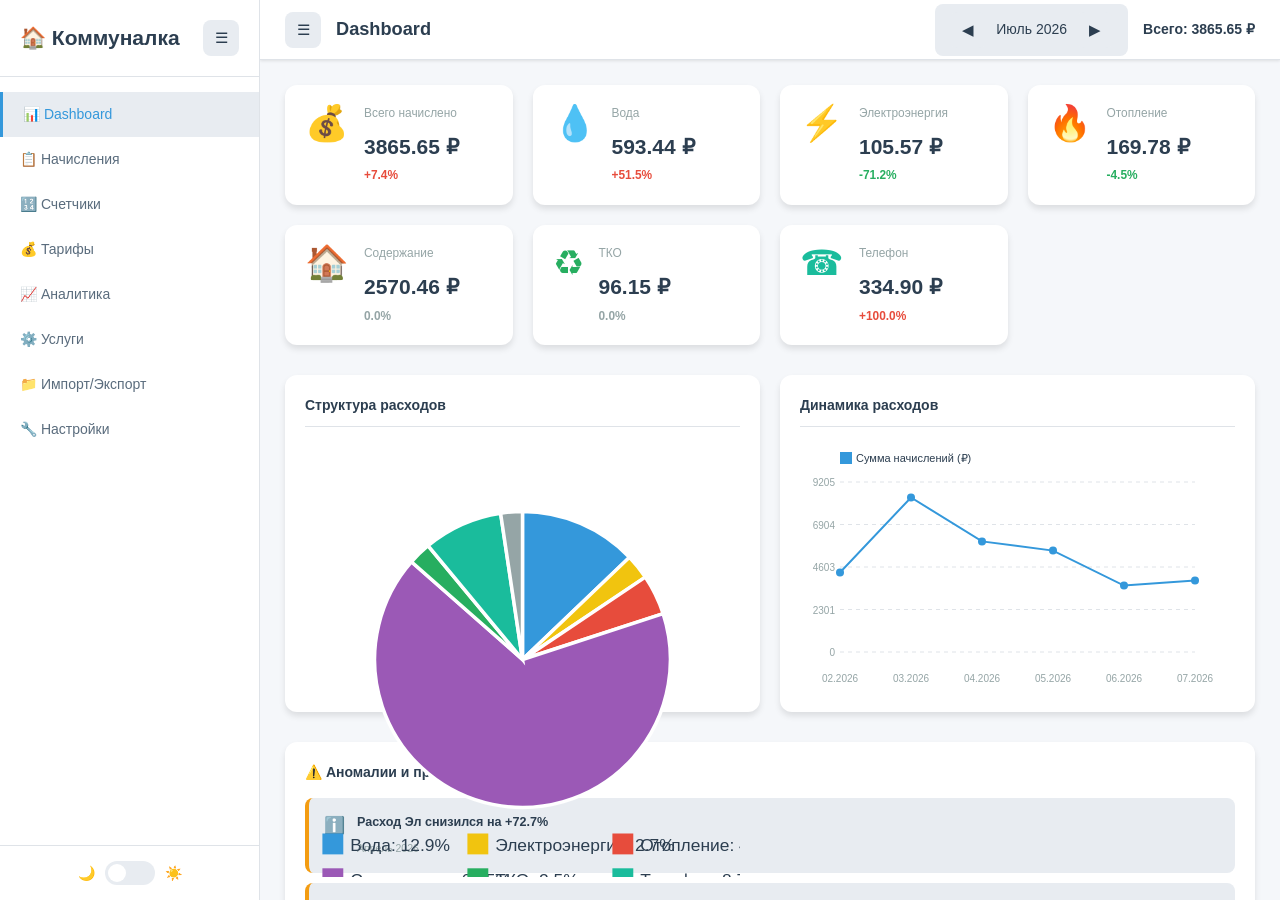
<file: index.html>
<!DOCTYPE html>
<html lang="ru">
<head>
    <meta charset="UTF-8">
    <meta name="viewport" content="width=device-width, initial-scale=1.0">
    <title>Коммуналка - Учет коммунальных расходов</title>
    <link rel="stylesheet" href="css/main.css">
    <link rel="stylesheet" href="css/dashboard.css">
    <link rel="stylesheet" href="css/tables.css">
    <link rel="stylesheet" href="css/forms.css">
    <link rel="stylesheet" href="css/responsive.css">
</head>
<body>
    <div id="app">
        <!-- Sidebar -->
        <aside class="sidebar" id="sidebar">
            <div class="sidebar-header">
                <h1>🏠 Коммуналка</h1>
                <button class="btn-icon sidebar-toggle" id="sidebarToggle" aria-label="Меню">☰</button>
            </div>
            <nav class="sidebar-nav">
                <a href="#dashboard" class="nav-item active" data-view="dashboard">📊 Dashboard</a>
                <a href="#accruals" class="nav-item" data-view="accruals">📋 Начисления</a>
                <a href="#meters" class="nav-item" data-view="meters">🔢 Счетчики</a>
                <a href="#tariffs" class="nav-item" data-view="tariffs">💰 Тарифы</a>
                <a href="#analytics" class="nav-item" data-view="analytics">📈 Аналитика</a>
                <a href="#services" class="nav-item" data-view="services">⚙️ Услуги</a>
                <a href="#import-export" class="nav-item" data-view="import-export">📁 Импорт/Экспорт</a>
                <a href="#settings" class="nav-item" data-view="settings">🔧 Настройки</a>
            </nav>
            <div class="sidebar-footer">
                <div class="theme-toggle">
                    <span>🌙</span>
                    <label class="switch">
                        <input type="checkbox" id="themeSwitch">
                        <span class="slider"></span>
                    </label>
                    <span>☀️</span>
                </div>
            </div>
        </aside>

        <!-- Main Content -->
        <main class="main-content">
            <!-- Header -->
            <header class="header">
                <div class="header-left">
                    <button class="btn-icon mobile-menu-btn" id="mobileMenuBtn">☰</button>
                    <h2 id="pageTitle">Dashboard</h2>
                </div>
                <div class="header-right">
                    <div class="month-selector">
                        <button class="btn-icon" id="prevMonth">◀</button>
                        <span id="currentMonthDisplay">Июль 2026</span>
                        <button class="btn-icon" id="nextMonth">▶</button>
                    </div>
                    <div class="total-display" id="totalDisplay">
                        Всего: <span>0 ₽</span>
                    </div>
                </div>
            </header>

            <!-- Views Container -->
            <div class="views-container" id="viewsContainer">
                <!-- Dashboard View -->
                <div class="view active" id="dashboardView">
                    <div class="dashboard-summary">
                        <div class="summary-card total">
                            <div class="summary-icon">💰</div>
                            <div class="summary-content">
                                <h3>Всего начислено</h3>
                                <p class="summary-value" id="dashTotalAmount">0 ₽</p>
                                <p class="summary-change" id="dashTotalChange">--</p>
                            </div>
                        </div>
                        <div class="summary-card water">
                            <div class="summary-icon">💧</div>
                            <div class="summary-content">
                                <h3>Вода</h3>
                                <p class="summary-value" id="dashWaterAmount">0 ₽</p>
                                <p class="summary-change" id="dashWaterChange">--</p>
                            </div>
                        </div>
                        <div class="summary-card electricity">
                            <div class="summary-icon">⚡</div>
                            <div class="summary-content">
                                <h3>Электроэнергия</h3>
                                <p class="summary-value" id="dashElectricityAmount">0 ₽</p>
                                <p class="summary-change" id="dashElectricityChange">--</p>
                            </div>
                        </div>
                        <div class="summary-card heating">
                            <div class="summary-icon">🔥</div>
                            <div class="summary-content">
                                <h3>Отопление</h3>
                                <p class="summary-value" id="dashHeatingAmount">0 ₽</p>
                                <p class="summary-change" id="dashHeatingChange">--</p>
                            </div>
                        </div>
                        <div class="summary-card maintenance">
                            <div class="summary-icon">🏠</div>
                            <div class="summary-content">
                                <h3>Содержание</h3>
                                <p class="summary-value" id="dashMaintenanceAmount">0 ₽</p>
                                <p class="summary-change" id="dashMaintenanceChange">--</p>
                            </div>
                        </div>
                        <div class="summary-card waste">
                            <div class="summary-icon">♻</div>
                            <div class="summary-content">
                                <h3>ТКО</h3>
                                <p class="summary-value" id="dashWasteAmount">0 ₽</p>
                                <p class="summary-change" id="dashWasteChange">--</p>
                            </div>
                        </div>
                        <div class="summary-card phone">
                            <div class="summary-icon">☎</div>
                            <div class="summary-content">
                                <h3>Телефон</h3>
                                <p class="summary-value" id="dashPhoneAmount">0 ₽</p>
                                <p class="summary-change" id="dashPhoneChange">--</p>
                            </div>
                        </div>
                    </div>

                    <div class="dashboard-charts">
                        <div class="chart-card">
                            <h3>Структура расходов</h3>
                            <div class="chart-container" id="structureChart"></div>
                        </div>
                        <div class="chart-card">
                            <h3>Динамика расходов</h3>
                            <div class="chart-container" id="trendChart"></div>
                        </div>
                    </div>

                    <div class="alerts-section" id="alertsSection">
                        <h3>⚠️ Аномалии и предупреждения</h3>
                        <div class="alerts-list" id="alertsList"></div>
                    </div>
                </div>

                <!-- Accruals View -->
                <div class="view" id="accrualsView">
                    <div class="table-controls">
                        <button class="btn btn-primary" id="addAccrualBtn">+ Добавить начисление</button>
                        <button class="btn" id="copyPreviousMonthBtn">Копировать предыдущий месяц</button>
                        <select id="accrualMonthSelect" class="form-select"></select>
                    </div>
                    <div class="table-wrapper">
                        <table class="data-table" id="accrualsTable">
                            <thead>
                                <tr>
                                    <th class="service-col">Услуга</th>
                                    <th>Ед.</th>
                                    <th class="month-col">02.2026</th>
                                    <th class="month-col">03.2026</th>
                                    <th class="month-col">04.2026</th>
                                    <th class="month-col">05.2026</th>
                                    <th class="month-col">06.2026</th>
                                    <th class="month-col">07.2026</th>
                                    <th class="total-col">Итого</th>
                                </tr>
                            </thead>
                            <tbody id="accrualsTableBody"></tbody>
                        </table>
                    </div>
                </div>

                <!-- Meters View -->
                <div class="view" id="metersView">
                    <div class="table-controls">
                        <button class="btn btn-primary" id="addMeterBtn">+ Добавить счетчик</button>
                        <button class="btn btn-primary" id="addReadingBtn">+ Внести показания</button>
                    </div>
                    <div class="table-wrapper">
                        <table class="data-table" id="metersTable">
                            <thead>
                                <tr>
                                    <th>Счетчик</th>
                                    <th>Тип</th>
                                    <th>Ед.</th>
                                    <th>Серийный №</th>
                                    <th>Статус</th>
                                </tr>
                            </thead>
                            <tbody id="metersTableBody"></tbody>
                        </table>
                    </div>
                    <div class="readings-section">
                        <h3>Показания по месяцам</h3>
                        <div class="table-wrapper">
                            <table class="data-table" id="readingsTable">
                                <thead>
                                    <tr id="readingsHeaderRow">
                                        <th>Счетчик</th>
                                        <th>Ед.</th>
                                    </tr>
                                </thead>
                                <tbody id="readingsTableBody"></tbody>
                            </table>
                        </div>
                    </div>
                </div>

                <!-- Tariffs View -->
                <div class="view" id="tariffsView">
                    <div class="table-controls">
                        <button class="btn btn-primary" id="addTariffBtn">+ Добавить тариф</button>
                    </div>
                    <div class="table-wrapper">
                        <table class="data-table" id="tariffsTable">
                            <thead>
                                <tr>
                                    <th>Услуга</th>
                                    <th>Тариф</th>
                                    <th>Единица</th>
                                    <th>Действует с</th>
                                    <th>Действует по</th>
                                    <th>Действия</th>
                                </tr>
                            </thead>
                            <tbody id="tariffsTableBody"></tbody>
                        </table>
                    </div>
                </div>

                <!-- Analytics View -->
                <div class="view" id="analyticsView">
                    <div class="analytics-filters">
                        <label>Период:
                            <select id="analyticsPeriodSelect">
                                <option value="6">Последние 6 месяцев</option>
                                <option value="12">Последние 12 месяцев</option>
                                <option value="all">Все данные</option>
                            </select>
                        </label>
                    </div>
                    <div class="charts-grid">
                        <div class="chart-card full-width">
                            <h3>Расход воды (м³)</h3>
                            <div class="chart-container" id="waterConsumptionChart"></div>
                        </div>
                        <div class="chart-card">
                            <h3>Электроэнергия (кВт·ч)</h3>
                            <div class="chart-container" id="electricityConsumptionChart"></div>
                        </div>
                        <div class="chart-card">
                            <h3>Сумма начислений (₽)</h3>
                            <div class="chart-container" id="amountTrendChart"></div>
                        </div>
                        <div class="chart-card">
                            <h3>Структура расходов</h3>
                            <div class="chart-container" id="categoryPieChart"></div>
                        </div>
                        <div class="chart-card">
                            <h3>Сравнение расчет/факт</h3>
                            <div class="chart-container" id="comparisonChart"></div>
                        </div>
                    </div>
                </div>

                <!-- Services View -->
                <div class="view" id="servicesView">
                    <div class="table-controls">
                        <button class="btn btn-primary" id="addServiceBtn">+ Добавить услугу</button>
                    </div>
                    <div class="table-wrapper">
                        <table class="data-table" id="servicesTable">
                            <thead>
                                <tr>
                                    <th>Название</th>
                                    <th>Краткое</th>
                                    <th>Категория</th>
                                    <th>Ед.</th>
                                    <th>Счетчик</th>
                                    <th>Активна</th>
                                    <th>Действия</th>
                                </tr>
                            </thead>
                            <tbody id="servicesTableBody"></tbody>
                        </table>
                    </div>
                </div>

                <!-- Import/Export View -->
                <div class="view" id="importExportView">
                    <div class="import-export-grid">
                        <div class="ie-card">
                            <h3>📥 Импорт данных</h3>
                            <p>Загрузите данные из JSON или CSV файла</p>
                            <div class="file-input-wrapper">
                                <input type="file" id="importFile" accept=".json,.csv">
                                <button class="btn btn-primary" id="importBtn">Импортировать</button>
                            </div>
                            <div id="importPreview" class="import-preview"></div>
                        </div>
                        <div class="ie-card">
                            <h3>📤 Экспорт данных</h3>
                            <p>Сохраните данные в файл</p>
                            <div class="export-buttons">
                                <button class="btn" id="exportJsonBtn">Экспорт в JSON</button>
                                <button class="btn" id="exportCsvBtn">Экспорт в CSV</button>
                                <button class="btn" id="exportReportBtn">Экспорт отчета</button>
                            </div>
                        </div>
                        <div class="ie-card">
                            <h3>🗑️ Демонстрационные данные</h3>
                            <p>Управление тестовыми данными</p>
                            <button class="btn btn-danger" id="loadDemoDataBtn">Загрузить демо-данные</button>
                            <button class="btn btn-danger" id="clearDemoDataBtn">Очистить демо-данные</button>
                        </div>
                    </div>
                </div>

                <!-- Settings View -->
                <div class="view" id="settingsView">
                    <div class="settings-section">
                        <h3>Общие настройки</h3>
                        <div class="form-group">
                            <label>Тема оформления:</label>
                            <select id="themeSelect" class="form-select">
                                <option value="light">Светлая</option>
                                <option value="dark">Темная</option>
                                <option value="auto">Авто</option>
                            </select>
                        </div>
                        <div class="form-group">
                            <label>Валюта:</label>
                            <select id="currencySelect" class="form-select">
                                <option value="RUB">₽ (Рубли)</option>
                                <option value="USD">$ (Доллары)</option>
                                <option value="EUR">€ (Евро)</option>
                            </select>
                        </div>
                        <div class="form-group">
                            <label>Точность отображения:</label>
                            <div class="precision-settings">
                                <label>Деньги: <input type="number" id="moneyPrecision" value="2" min="0" max="4"></label>
                                <label>Объем (м³): <input type="number" id="volumePrecision" value="3" min="0" max="6"></label>
                                <label>Энергия (кВт·ч): <input type="number" id="energyPrecision" value="2" min="0" max="4"></label>
                            </div>
                        </div>
                        <button class="btn btn-primary" id="saveSettingsBtn">Сохранить настройки</button>
                    </div>
                    <div class="settings-section">
                        <h3>Управление данными</h3>
                        <button class="btn btn-danger" id="clearAllDataBtn">Очистить все данные</button>
                        <button class="btn" id="backupDataBtn">Создать резервную копию</button>
                    </div>
                </div>
            </div>
        </main>
    </div>

    <!-- Modal Template -->
    <div class="modal-overlay" id="modalOverlay">
        <div class="modal" id="modal">
            <div class="modal-header">
                <h3 id="modalTitle">Заголовок</h3>
                <button class="btn-icon modal-close" id="modalClose">×</button>
            </div>
            <div class="modal-body" id="modalBody">
                <!-- Dynamic content -->
            </div>
            <div class="modal-footer" id="modalFooter">
                <!-- Dynamic buttons -->
            </div>
        </div>
    </div>

    <!-- Toast Notifications -->
    <div class="toast-container" id="toastContainer"></div>

    <!-- Scripts -->
    <script src="js/utils.js"></script>
    <script src="js/db.js"></script>
    <script src="js/models.js"></script>
    <script src="js/calculations.js"></script>
    <script src="js/services.js"></script>
    <script src="js/meters.js"></script>
    <script src="js/tariffs.js"></script>
    <script src="js/accruals.js"></script>
    <script src="js/analytics.js"></script>
    <script src="js/import-export.js"></script>
    <script src="js/ui.js"></script>
    <script src="js/dashboard.js"></script>
    <script src="js/app.js"></script>
</body>
</html>
</file>
<file: css/main.css>
/* ============================================
   Main CSS - Core Styles and Variables
   ============================================ */

:root {
    /* Light Theme Colors */
    --bg-primary: #f5f7fa;
    --bg-secondary: #ffffff;
    --bg-tertiary: #e8ecf1;
    --text-primary: #2c3e50;
    --text-secondary: #5a6c7d;
    --text-muted: #95a5a6;
    --border-color: #dfe3e8;
    --accent-primary: #3498db;
    --accent-secondary: #2980b9;
    --success: #27ae60;
    --warning: #f39c12;
    --danger: #e74c3c;
    --info: #1abc9c;
    --shadow-sm: 0 1px 3px rgba(0,0,0,0.1);
    --shadow-md: 0 4px 6px rgba(0,0,0,0.1);
    --shadow-lg: 0 10px 15px rgba(0,0,0,0.1);
    --radius-sm: 4px;
    --radius-md: 8px;
    --radius-lg: 12px;
    --sidebar-width: 260px;
    --header-height: 60px;
    --transition-speed: 0.3s;
}

[data-theme="dark"] {
    --bg-primary: #1a1a2e;
    --bg-secondary: #16213e;
    --bg-tertiary: #0f3460;
    --text-primary: #e8e8e8;
    --text-secondary: #b0b0b0;
    --text-muted: #6c757d;
    --border-color: #2d3748;
    --accent-primary: #4fc3f7;
    --accent-secondary: #29b6f6;
    --shadow-sm: 0 1px 3px rgba(0,0,0,0.3);
    --shadow-md: 0 4px 6px rgba(0,0,0,0.3);
    --shadow-lg: 0 10px 15px rgba(0,0,0,0.3);
}

/* Reset & Base */
* {
    margin: 0;
    padding: 0;
    box-sizing: border-box;
}

html, body {
    height: 100%;
    font-family: -apple-system, BlinkMacSystemFont, 'Segoe UI', Roboto, Oxygen, Ubuntu, Cantarell, sans-serif;
    font-size: 14px;
    line-height: 1.5;
    color: var(--text-primary);
    background-color: var(--bg-primary);
    transition: background-color var(--transition-speed), color var(--transition-speed);
}

#app {
    display: flex;
    height: 100vh;
    overflow: hidden;
}

/* Sidebar */
.sidebar {
    width: var(--sidebar-width);
    background: var(--bg-secondary);
    border-right: 1px solid var(--border-color);
    display: flex;
    flex-direction: column;
    transition: transform var(--transition-speed);
    z-index: 100;
}

.sidebar-header {
    padding: 20px;
    border-bottom: 1px solid var(--border-color);
    display: flex;
    align-items: center;
    justify-content: space-between;
}

.sidebar-header h1 {
    font-size: 1.5rem;
    color: var(--text-primary);
}

.sidebar-nav {
    flex: 1;
    padding: 15px 0;
    overflow-y: auto;
}

.nav-item {
    display: flex;
    align-items: center;
    padding: 12px 20px;
    color: var(--text-secondary);
    text-decoration: none;
    transition: all 0.2s;
    cursor: pointer;
}

.nav-item:hover {
    background: var(--bg-tertiary);
    color: var(--accent-primary);
}

.nav-item.active {
    background: var(--bg-tertiary);
    color: var(--accent-primary);
    border-left: 3px solid var(--accent-primary);
}

.sidebar-footer {
    padding: 15px 20px;
    border-top: 1px solid var(--border-color);
}

.theme-toggle {
    display: flex;
    align-items: center;
    gap: 10px;
    justify-content: center;
}

/* Main Content */
.main-content {
    flex: 1;
    display: flex;
    flex-direction: column;
    overflow: hidden;
}

/* Header */
.header {
    height: var(--header-height);
    background: var(--bg-secondary);
    border-bottom: 1px solid var(--border-color);
    display: flex;
    align-items: center;
    justify-content: space-between;
    padding: 0 25px;
    box-shadow: var(--shadow-sm);
}

.header-left, .header-right {
    display: flex;
    align-items: center;
    gap: 15px;
}

.header h2 {
    font-size: 1.3rem;
    color: var(--text-primary);
}

.month-selector {
    display: flex;
    align-items: center;
    gap: 10px;
    background: var(--bg-tertiary);
    padding: 8px 15px;
    border-radius: var(--radius-md);
}

.total-display {
    font-weight: 600;
    color: var(--text-primary);
}

/* Views Container */
.views-container {
    flex: 1;
    overflow-y: auto;
    padding: 25px;
}

.view {
    display: none;
    animation: fadeIn 0.3s ease;
}

.view.active {
    display: block;
}

@keyframes fadeIn {
    from { opacity: 0; transform: translateY(10px); }
    to { opacity: 1; transform: translateY(0); }
}

/* Buttons */
.btn {
    padding: 10px 20px;
    border: none;
    border-radius: var(--radius-md);
    cursor: pointer;
    font-size: 0.9rem;
    font-weight: 500;
    transition: all 0.2s;
    background: var(--bg-tertiary);
    color: var(--text-primary);
}

.btn:hover {
    transform: translateY(-1px);
    box-shadow: var(--shadow-sm);
}

.btn-primary {
    background: var(--accent-primary);
    color: white;
}

.btn-primary:hover {
    background: var(--accent-secondary);
}

.btn-danger {
    background: var(--danger);
    color: white;
}

.btn-icon {
    width: 36px;
    height: 36px;
    border: none;
    border-radius: var(--radius-md);
    background: var(--bg-tertiary);
    color: var(--text-primary);
    cursor: pointer;
    display: flex;
    align-items: center;
    justify-content: center;
    font-size: 1.1rem;
    transition: all 0.2s;
}

.btn-icon:hover {
    background: var(--accent-primary);
    color: white;
}

/* Switch Toggle */
.switch {
    position: relative;
    display: inline-block;
    width: 50px;
    height: 24px;
}

.switch input {
    opacity: 0;
    width: 0;
    height: 0;
}

.slider {
    position: absolute;
    cursor: pointer;
    top: 0;
    left: 0;
    right: 0;
    bottom: 0;
    background-color: var(--bg-tertiary);
    transition: 0.4s;
    border-radius: 24px;
}

.slider:before {
    position: absolute;
    content: "";
    height: 18px;
    width: 18px;
    left: 3px;
    bottom: 3px;
    background-color: white;
    transition: 0.4s;
    border-radius: 50%;
}

input:checked + .slider {
    background-color: var(--accent-primary);
}

input:checked + .slider:before {
    transform: translateX(26px);
}

/* Modal */
.modal-overlay {
    position: fixed;
    top: 0;
    left: 0;
    right: 0;
    bottom: 0;
    background: rgba(0, 0, 0, 0.5);
    display: none;
    align-items: center;
    justify-content: center;
    z-index: 1000;
}

.modal-overlay.active {
    display: flex;
}

.modal {
    background: var(--bg-secondary);
    border-radius: var(--radius-lg);
    max-width: 600px;
    width: 90%;
    max-height: 90vh;
    overflow-y: auto;
    box-shadow: var(--shadow-lg);
}

.modal-header {
    padding: 20px;
    border-bottom: 1px solid var(--border-color);
    display: flex;
    justify-content: space-between;
    align-items: center;
}

.modal-body {
    padding: 20px;
}

.modal-footer {
    padding: 20px;
    border-top: 1px solid var(--border-color);
    display: flex;
    justify-content: flex-end;
    gap: 10px;
}

/* Toast Notifications */
.toast-container {
    position: fixed;
    top: 20px;
    right: 20px;
    z-index: 1100;
    display: flex;
    flex-direction: column;
    gap: 10px;
}

.toast {
    padding: 15px 20px;
    background: var(--bg-secondary);
    border-radius: var(--radius-md);
    box-shadow: var(--shadow-lg);
    border-left: 4px solid var(--accent-primary);
    animation: slideIn 0.3s ease;
    min-width: 300px;
}

.toast.success { border-left-color: var(--success); }
.toast.warning { border-left-color: var(--warning); }
.toast.error { border-left-color: var(--danger); }

@keyframes slideIn {
    from { transform: translateX(100%); opacity: 0; }
    to { transform: translateX(0); opacity: 1; }
}

/* Scrollbar Styling */
::-webkit-scrollbar {
    width: 8px;
    height: 8px;
}

::-webkit-scrollbar-track {
    background: var(--bg-tertiary);
}

::-webkit-scrollbar-thumb {
    background: var(--text-muted);
    border-radius: 4px;
}

::-webkit-scrollbar-thumb:hover {
    background: var(--text-secondary);
}

/* Loading State */
.loading {
    position: relative;
    pointer-events: none;
}

.loading::after {
    content: '';
    position: absolute;
    top: 50%;
    left: 50%;
    width: 40px;
    height: 40px;
    margin: -20px 0 0 -20px;
    border: 3px solid var(--border-color);
    border-top-color: var(--accent-primary);
    border-radius: 50%;
    animation: spin 1s linear infinite;
}

@keyframes spin {
    to { transform: rotate(360deg); }
}

/* Empty State */
.empty-state {
    text-align: center;
    padding: 60px 20px;
    color: var(--text-muted);
}

.empty-state-icon {
    font-size: 4rem;
    margin-bottom: 20px;
}

/* Utility Classes */
.text-center { text-align: center; }
.text-right { text-right; }
.mt-1 { margin-top: 10px; }
.mt-2 { margin-top: 20px; }
.mb-1 { margin-bottom: 10px; }
.mb-2 { margin-bottom: 20px; }
.hidden { display: none !important; }
</file>
<file: css/dashboard.css>
/* ============================================
   Dashboard CSS
   ============================================ */

.dashboard-summary {
    display: grid;
    grid-template-columns: repeat(auto-fit, minmax(200px, 1fr));
    gap: 20px;
    margin-bottom: 30px;
}

.summary-card {
    background: var(--bg-secondary);
    border-radius: var(--radius-lg);
    padding: 20px;
    box-shadow: var(--shadow-md);
    display: flex;
    align-items: flex-start;
    gap: 15px;
    transition: transform 0.2s, box-shadow 0.2s;
}

.summary-card:hover {
    transform: translateY(-3px);
    box-shadow: var(--shadow-lg);
}

.summary-icon {
    font-size: 2.5rem;
    line-height: 1;
}

.summary-content h3 {
    font-size: 0.85rem;
    color: var(--text-muted);
    font-weight: 500;
    margin-bottom: 8px;
}

.summary-value {
    font-size: 1.5rem;
    font-weight: 700;
    color: var(--text-primary);
    margin-bottom: 5px;
}

.summary-change {
    font-size: 0.85rem;
    font-weight: 600;
}

.summary-change.positive {
    color: var(--danger);
}

.summary-change.negative {
    color: var(--success);
}

.summary-change.neutral {
    color: var(--text-muted);
}

/* Category-specific colors */
.summary-card.total .summary-icon { color: #f39c12; }
.summary-card.water .summary-icon { color: #3498db; }
.summary-card.electricity .summary-icon { color: #f1c40f; }
.summary-card.heating .summary-icon { color: #e74c3c; }
.summary-card.maintenance .summary-icon { color: #9b59b6; }
.summary-card.waste .summary-icon { color: #27ae60; }
.summary-card.phone .summary-icon { color: #1abc9c; }

/* Dashboard Charts */
.dashboard-charts {
    display: grid;
    grid-template-columns: repeat(auto-fit, minmax(400px, 1fr));
    gap: 20px;
    margin-bottom: 30px;
}

.chart-card {
    background: var(--bg-secondary);
    border-radius: var(--radius-lg);
    padding: 20px;
    box-shadow: var(--shadow-md);
}

.chart-card h3 {
    font-size: 1rem;
    color: var(--text-primary);
    margin-bottom: 15px;
    padding-bottom: 10px;
    border-bottom: 1px solid var(--border-color);
}

.chart-container {
    height: 250px;
    position: relative;
}

/* Alerts Section */
.alerts-section {
    background: var(--bg-secondary);
    border-radius: var(--radius-lg);
    padding: 20px;
    box-shadow: var(--shadow-md);
}

.alerts-section h3 {
    font-size: 1rem;
    color: var(--text-primary);
    margin-bottom: 15px;
}

.alerts-list {
    display: flex;
    flex-direction: column;
    gap: 10px;
}

.alert-item {
    padding: 15px;
    background: var(--bg-tertiary);
    border-radius: var(--radius-md);
    border-left: 4px solid var(--warning);
    display: flex;
    align-items: flex-start;
    gap: 12px;
}

.alert-item.error {
    border-left-color: var(--danger);
}

.alert-item.info {
    border-left-color: var(--info);
}

.alert-icon {
    font-size: 1.2rem;
}

.alert-content {
    flex: 1;
}

.alert-content h4 {
    font-size: 0.9rem;
    color: var(--text-primary);
    margin-bottom: 5px;
}

.alert-content p {
    font-size: 0.85rem;
    color: var(--text-secondary);
}

.alert-time {
    font-size: 0.75rem;
    color: var(--text-muted);
}

/* No alerts state */
.alerts-list:empty::before {
    content: '✅ Нет предупреждений';
    color: var(--success);
    font-style: italic;
}
</file>
<file: css/tables.css>
/* ============================================
   Tables CSS
   ============================================ */

.table-controls {
    display: flex;
    gap: 15px;
    margin-bottom: 20px;
    align-items: center;
    flex-wrap: wrap;
}

.table-wrapper {
    background: var(--bg-secondary);
    border-radius: var(--radius-lg);
    box-shadow: var(--shadow-md);
    overflow: auto;
    max-width: 100%;
}

.data-table {
    width: 100%;
    border-collapse: collapse;
    font-size: 0.9rem;
}

.data-table thead {
    background: var(--bg-tertiary);
    position: sticky;
    top: 0;
    z-index: 10;
}

.data-table th,
.data-table td {
    padding: 12px 15px;
    text-align: left;
    border-bottom: 1px solid var(--border-color);
    white-space: nowrap;
}

.data-table th {
    font-weight: 600;
    color: var(--text-primary);
    font-size: 0.85rem;
    text-transform: uppercase;
    letter-spacing: 0.5px;
}

.data-table tbody tr {
    transition: background 0.2s;
}

.data-table tbody tr:hover {
    background: var(--bg-tertiary);
}

.data-table tbody tr:last-child td {
    border-bottom: none;
}

/* Column-specific styling */
.service-col {
    min-width: 200px;
    font-weight: 500;
}

.month-col {
    text-align: right;
    min-width: 100px;
    cursor: pointer;
    position: relative;
}

.month-col:hover {
    background: var(--bg-tertiary);
}

.total-col {
    text-align: right;
    font-weight: 700;
    background: var(--bg-tertiary);
    min-width: 120px;
}

.data-table .numeric {
    text-align: right;
    font-family: 'SF Mono', Monaco, Consolas, monospace;
}

.data-table .positive {
    color: var(--danger);
}

.data-table .negative {
    color: var(--success);
}

.data-table .clickable {
    cursor: pointer;
    transition: all 0.2s;
}

.data-table .clickable:hover {
    color: var(--accent-primary);
    text-decoration: underline;
}

/* Cell with detail indicator */
.cell-with-detail {
    position: relative;
}

.cell-with-detail::after {
    content: '📋';
    position: absolute;
    right: 5px;
    top: 50%;
    transform: translateY(-50%);
    font-size: 0.7rem;
    opacity: 0;
    transition: opacity 0.2s;
}

.cell-with-detail:hover::after {
    opacity: 1;
}

/* Readings table specific */
.readings-section {
    margin-top: 30px;
}

.readings-section h3 {
    margin-bottom: 15px;
    color: var(--text-primary);
}

.reading-value {
    font-weight: 600;
}

.reading-consumption {
    font-size: 0.8rem;
    color: var(--text-muted);
    display: block;
    margin-top: 3px;
}

.reading-consumption.positive {
    color: var(--danger);
}

.reading-consumption.negative {
    color: var(--success);
}

/* Status badges */
.badge {
    display: inline-block;
    padding: 4px 10px;
    border-radius: 20px;
    font-size: 0.75rem;
    font-weight: 600;
    text-transform: uppercase;
}

.badge-success {
    background: rgba(39, 174, 96, 0.2);
    color: var(--success);
}

.badge-warning {
    background: rgba(243, 156, 18, 0.2);
    color: var(--warning);
}

.badge-danger {
    background: rgba(231, 76, 60, 0.2);
    color: var(--danger);
}

.badge-info {
    background: rgba(26, 188, 156, 0.2);
    color: var(--info);
}

.badge-secondary {
    background: var(--bg-tertiary);
    color: var(--text-secondary);
}

/* Action buttons in table */
.action-buttons {
    display: flex;
    gap: 5px;
}

.action-btn {
    padding: 5px 10px;
    font-size: 0.85rem;
    border: none;
    border-radius: var(--radius-sm);
    cursor: pointer;
    transition: all 0.2s;
    background: var(--bg-tertiary);
    color: var(--text-primary);
}

.action-btn:hover {
    background: var(--accent-primary);
    color: white;
}

.action-btn.delete:hover {
    background: var(--danger);
}

/* Table responsive scroll indicator */
.table-scroll-indicator {
    position: absolute;
    bottom: 0;
    left: 0;
    right: 0;
    height: 3px;
    background: linear-gradient(to right, var(--accent-primary), transparent);
    opacity: 0;
    transition: opacity 0.3s;
}

.table-wrapper:hover .table-scroll-indicator {
    opacity: 1;
}

/* Category row grouping */
.category-header {
    background: var(--bg-tertiary) !important;
    font-weight: 700;
    color: var(--text-primary);
}

.category-header td {
    padding: 15px;
    font-size: 0.9rem;
}

/* Subtotal row */
.subtotal-row {
    background: var(--bg-tertiary) !important;
    font-weight: 600;
    border-top: 2px solid var(--border-color);
}

/* Comparison cells */
.comparison-cell {
    display: flex;
    flex-direction: column;
    gap: 3px;
}

.comparison-cell .calculated {
    font-size: 0.85rem;
    color: var(--text-secondary);
}

.comparison-cell .actual {
    font-weight: 600;
}

.comparison-cell .difference {
    font-size: 0.75rem;
}

.comparison-cell .difference.positive {
    color: var(--danger);
}

.comparison-cell .difference.negative {
    color: var(--success);
}
</file>
<file: css/forms.css>
/* ============================================
   Forms CSS
   ============================================ */

.form-group {
    margin-bottom: 20px;
}

.form-group label {
    display: block;
    font-weight: 500;
    color: var(--text-primary);
    margin-bottom: 8px;
    font-size: 0.9rem;
}

.form-control {
    width: 100%;
    padding: 12px 15px;
    border: 1px solid var(--border-color);
    border-radius: var(--radius-md);
    background: var(--bg-secondary);
    color: var(--text-primary);
    font-size: 0.95rem;
    transition: border-color 0.2s, box-shadow 0.2s;
}

.form-control:focus {
    outline: none;
    border-color: var(--accent-primary);
    box-shadow: 0 0 0 3px rgba(52, 152, 219, 0.1);
}

.form-control::placeholder {
    color: var(--text-muted);
}

.form-control.error {
    border-color: var(--danger);
}

.form-control.success {
    border-color: var(--success);
}

.form-select {
    padding: 10px 15px;
    border: 1px solid var(--border-color);
    border-radius: var(--radius-md);
    background: var(--bg-secondary);
    color: var(--text-primary);
    font-size: 0.9rem;
    cursor: pointer;
    min-width: 150px;
}

.form-select:focus {
    outline: none;
    border-color: var(--accent-primary);
}

/* Form row layout */
.form-row {
    display: grid;
    grid-template-columns: repeat(auto-fit, minmax(200px, 1fr));
    gap: 15px;
}

/* Input with addon */
.input-group {
    display: flex;
    gap: 0;
}

.input-group .form-control {
    border-radius: var(--radius-md) 0 0 var(--radius-md);
}

.input-group-addon {
    padding: 12px 15px;
    background: var(--bg-tertiary);
    border: 1px solid var(--border-color);
    border-left: none;
    border-radius: 0 var(--radius-md) var(--radius-md) 0;
    color: var(--text-secondary);
    font-weight: 500;
}

/* Checkbox and Radio */
.checkbox-group,
.radio-group {
    display: flex;
    align-items: center;
    gap: 10px;
}

.checkbox-group label,
.radio-group label {
    margin-bottom: 0;
    cursor: pointer;
    display: flex;
    align-items: center;
    gap: 8px;
}

input[type="checkbox"],
input[type="radio"] {
    width: 18px;
    height: 18px;
    cursor: pointer;
    accent-color: var(--accent-primary);
}

/* Precision settings in forms */
.precision-settings {
    display: flex;
    flex-direction: column;
    gap: 10px;
}

.precision-settings label {
    display: flex;
    align-items: center;
    gap: 10px;
    font-weight: normal;
}

.precision-settings input {
    width: 60px;
    padding: 8px;
    border: 1px solid var(--border-color);
    border-radius: var(--radius-sm);
    text-align: center;
}

/* File input styling */
.file-input-wrapper {
    display: flex;
    flex-direction: column;
    gap: 15px;
    margin-top: 15px;
}

input[type="file"] {
    padding: 15px;
    border: 2px dashed var(--border-color);
    border-radius: var(--radius-md);
    background: var(--bg-tertiary);
    cursor: pointer;
    width: 100%;
}

input[type="file"]:hover {
    border-color: var(--accent-primary);
    background: rgba(52, 152, 219, 0.05);
}

/* Form actions */
.form-actions {
    display: flex;
    gap: 10px;
    justify-content: flex-end;
    margin-top: 25px;
    padding-top: 20px;
    border-top: 1px solid var(--border-color);
}

/* Validation messages */
.form-message {
    font-size: 0.85rem;
    margin-top: 5px;
}

.form-message.error {
    color: var(--danger);
}

.form-message.success {
    color: var(--success);
}

.form-message.info {
    color: var(--info);
}

/* Required field indicator */
.required::after {
    content: ' *';
    color: var(--danger);
}

/* Disabled state */
.form-control:disabled,
.form-select:disabled {
    opacity: 0.6;
    cursor: not-allowed;
    background: var(--bg-tertiary);
}

/* Read-only state */
.form-control[readonly] {
    background: var(--bg-tertiary);
    cursor: default;
}

/* Import preview */
.import-preview {
    margin-top: 20px;
    padding: 15px;
    background: var(--bg-tertiary);
    border-radius: var(--radius-md);
    font-size: 0.9rem;
}

.import-preview h4 {
    margin-bottom: 10px;
    color: var(--text-primary);
}

.import-preview ul {
    list-style: none;
    padding-left: 0;
}

.import-preview li {
    padding: 5px 0;
    color: var(--text-secondary);
}

.import-preview li::before {
    content: '✓ ';
    color: var(--success);
}

/* Export buttons group */
.export-buttons {
    display: flex;
    flex-direction: column;
    gap: 10px;
    margin-top: 15px;
}

/* Settings sections */
.settings-section {
    background: var(--bg-secondary);
    border-radius: var(--radius-lg);
    padding: 25px;
    margin-bottom: 25px;
    box-shadow: var(--shadow-md);
}

.settings-section h3 {
    margin-bottom: 20px;
    color: var(--text-primary);
    padding-bottom: 10px;
    border-bottom: 1px solid var(--border-color);
}

/* Modal form specific */
.modal-form .form-group:last-child {
    margin-bottom: 0;
}

/* Inline form */
.form-inline {
    display: flex;
    align-items: center;
    gap: 15px;
    flex-wrap: wrap;
}

.form-inline .form-group {
    margin-bottom: 0;
}

/* Search form */
.search-form {
    display: flex;
    gap: 10px;
}

.search-form .form-control {
    flex: 1;
}

/* Date range picker */
.date-range {
    display: flex;
    align-items: center;
    gap: 10px;
}

.date-range span {
    color: var(--text-muted);
}
</file>
<file: css/responsive.css>
/* ============================================
   Responsive CSS
   ============================================ */

/* Tablet breakpoint */
@media (max-width: 1024px) {
    .dashboard-summary {
        grid-template-columns: repeat(auto-fit, minmax(150px, 1fr));
    }

    .dashboard-charts {
        grid-template-columns: 1fr;
    }

    .charts-grid {
        grid-template-columns: 1fr;
    }

    .summary-value {
        font-size: 1.3rem;
    }
}

/* Mobile breakpoint */
@media (max-width: 768px) {
    :root {
        --sidebar-width: 0;
    }

    #app {
        flex-direction: column;
    }

    .sidebar {
        position: fixed;
        top: 0;
        left: 0;
        bottom: 0;
        width: 280px;
        transform: translateX(-100%);
        box-shadow: var(--shadow-lg);
    }

    .sidebar.open {
        transform: translateX(0);
    }

    .sidebar-overlay {
        position: fixed;
        top: 0;
        left: 0;
        right: 0;
        bottom: 0;
        background: rgba(0, 0, 0, 0.5);
        z-index: 99;
        opacity: 0;
        pointer-events: none;
        transition: opacity 0.3s;
    }

    .sidebar-overlay.active {
        opacity: 1;
        pointer-events: auto;
    }

    .main-content {
        width: 100%;
    }

    .header {
        padding: 0 15px;
    }

    .header h2 {
        font-size: 1.1rem;
    }

    .month-selector span {
        display: none;
    }

    .total-display {
        display: none;
    }

    .mobile-menu-btn {
        display: flex;
    }

    .views-container {
        padding: 15px;
    }

    /* Dashboard responsive */
    .dashboard-summary {
        grid-template-columns: repeat(2, 1fr);
        gap: 10px;
    }

    .summary-card {
        padding: 15px;
    }

    .summary-icon {
        font-size: 2rem;
    }

    .summary-content h3 {
        font-size: 0.75rem;
    }

    .summary-value {
        font-size: 1.1rem;
    }

    .summary-change {
        font-size: 0.75rem;
    }

    /* Tables responsive */
    .table-wrapper {
        overflow-x: auto;
    }

    .data-table {
        min-width: 800px;
    }

    .table-controls {
        flex-direction: column;
        align-items: stretch;
    }

    .table-controls .btn,
    .table-controls .form-select {
        width: 100%;
    }

    /* Forms responsive */
    .form-row {
        grid-template-columns: 1fr;
    }

    .form-inline {
        flex-direction: column;
        align-items: stretch;
    }

    .import-export-grid {
        grid-template-columns: 1fr;
    }

    /* Modal responsive */
    .modal {
        width: 95%;
        max-height: 95vh;
    }

    .modal-header {
        padding: 15px;
    }

    .modal-body {
        padding: 15px;
    }

    .modal-footer {
        padding: 15px;
    }

    /* Toast responsive */
    .toast-container {
        left: 10px;
        right: 10px;
        top: auto;
        bottom: 20px;
    }

    .toast {
        min-width: auto;
    }

    /* Charts responsive */
    .chart-container {
        height: 200px;
    }

    .analytics-filters {
        margin-bottom: 15px;
    }

    .charts-grid {
        gap: 15px;
    }

    .chart-card {
        padding: 15px;
    }

    .chart-card h3 {
        font-size: 0.9rem;
    }

    /* Settings responsive */
    .settings-section {
        padding: 15px;
    }

    .precision-settings {
        gap: 15px;
    }

    /* Header responsive */
    .header-right {
        gap: 10px;
    }

    .month-selector {
        padding: 5px 10px;
    }

    /* Sidebar nav items */
    .nav-item {
        padding: 10px 15px;
        font-size: 0.9rem;
    }

    .sidebar-header h1 {
        font-size: 1.3rem;
    }

    /* Action buttons in tables */
    .action-buttons {
        flex-direction: column;
        gap: 3px;
    }

    .action-btn {
        padding: 3px 8px;
        font-size: 0.75rem;
    }
}

/* Small mobile */
@media (max-width: 480px) {
    .dashboard-summary {
        grid-template-columns: 1fr;
    }

    .summary-card {
        flex-direction: column;
        text-align: center;
    }

    .summary-icon {
        margin-bottom: 10px;
    }

    .btn {
        padding: 8px 15px;
        font-size: 0.85rem;
    }

    .btn-icon {
        width: 32px;
        height: 32px;
    }

    .data-table th,
    .data-table td {
        padding: 8px 10px;
    }

    .form-control {
        padding: 10px 12px;
        font-size: 0.9rem;
    }
}

/* Print styles */
@media print {
    .sidebar,
    .header,
    .btn,
    .action-buttons,
    .toast-container,
    .modal-overlay {
        display: none !important;
    }

    #app {
        height: auto;
        overflow: visible;
    }

    .main-content {
        overflow: visible;
    }

    .views-container {
        padding: 0;
    }

    .view {
        display: none;
    }

    .view.active {
        display: block;
    }

    .data-table {
        font-size: 10pt;
    }

    .data-table th,
    .data-table td {
        padding: 5px 8px;
    }

    .chart-card {
        break-inside: avoid;
    }
}

/* High contrast mode support */
@media (prefers-contrast: high) {
    :root {
        --border-color: #000;
        --text-muted: #333;
    }

    [data-theme="dark"] {
        --border-color: #fff;
        --text-muted: #ccc;
    }

    .btn {
        border: 2px solid currentColor;
    }

    .form-control {
        border-width: 2px;
    }
}

/* Reduced motion support */
@media (prefers-reduced-motion: reduce) {
    *,
    *::before,
    *::after {
        animation-duration: 0.01ms !important;
        animation-iteration-count: 1 !important;
        transition-duration: 0.01ms !important;
    }
}

/* Landscape orientation on mobile */
@media (max-width: 768px) and (orientation: landscape) {
    .dashboard-summary {
        grid-template-columns: repeat(4, 1fr);
    }

    .modal {
        max-height: 85vh;
    }
}
</file>
